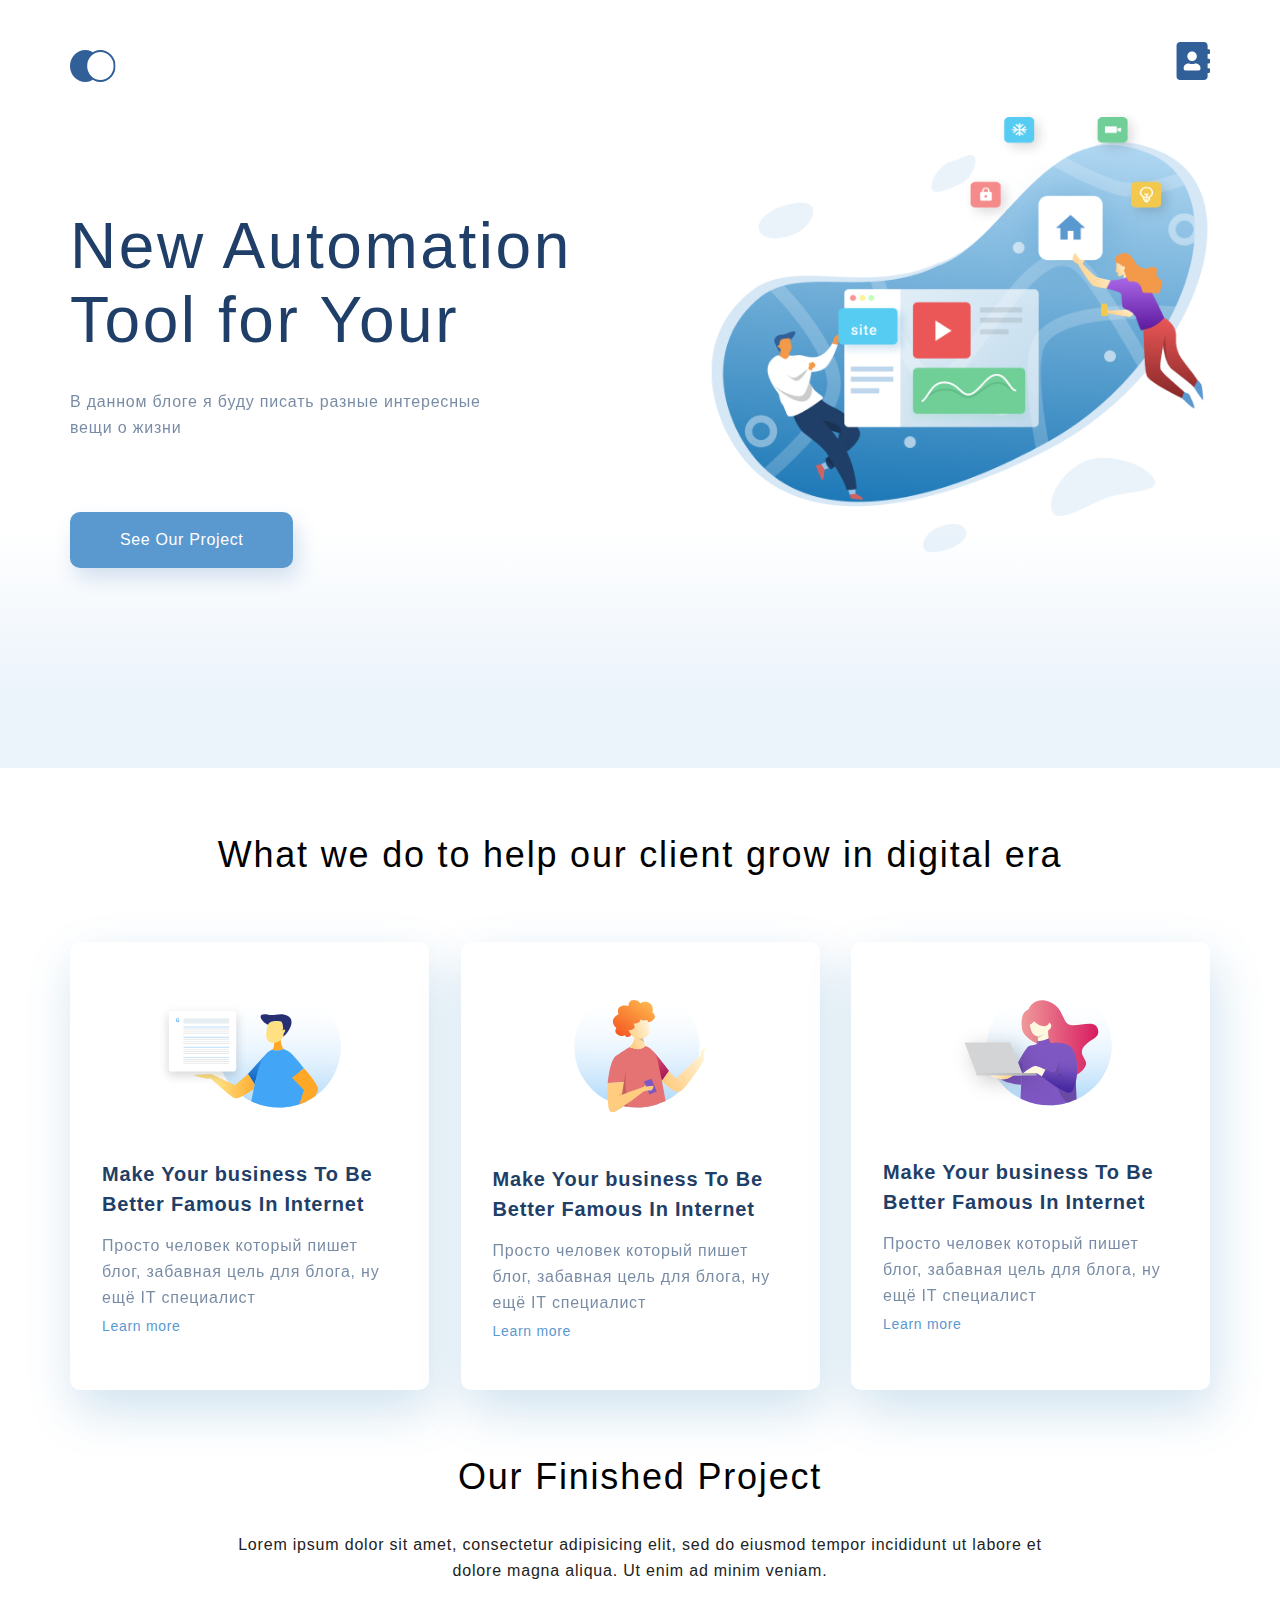
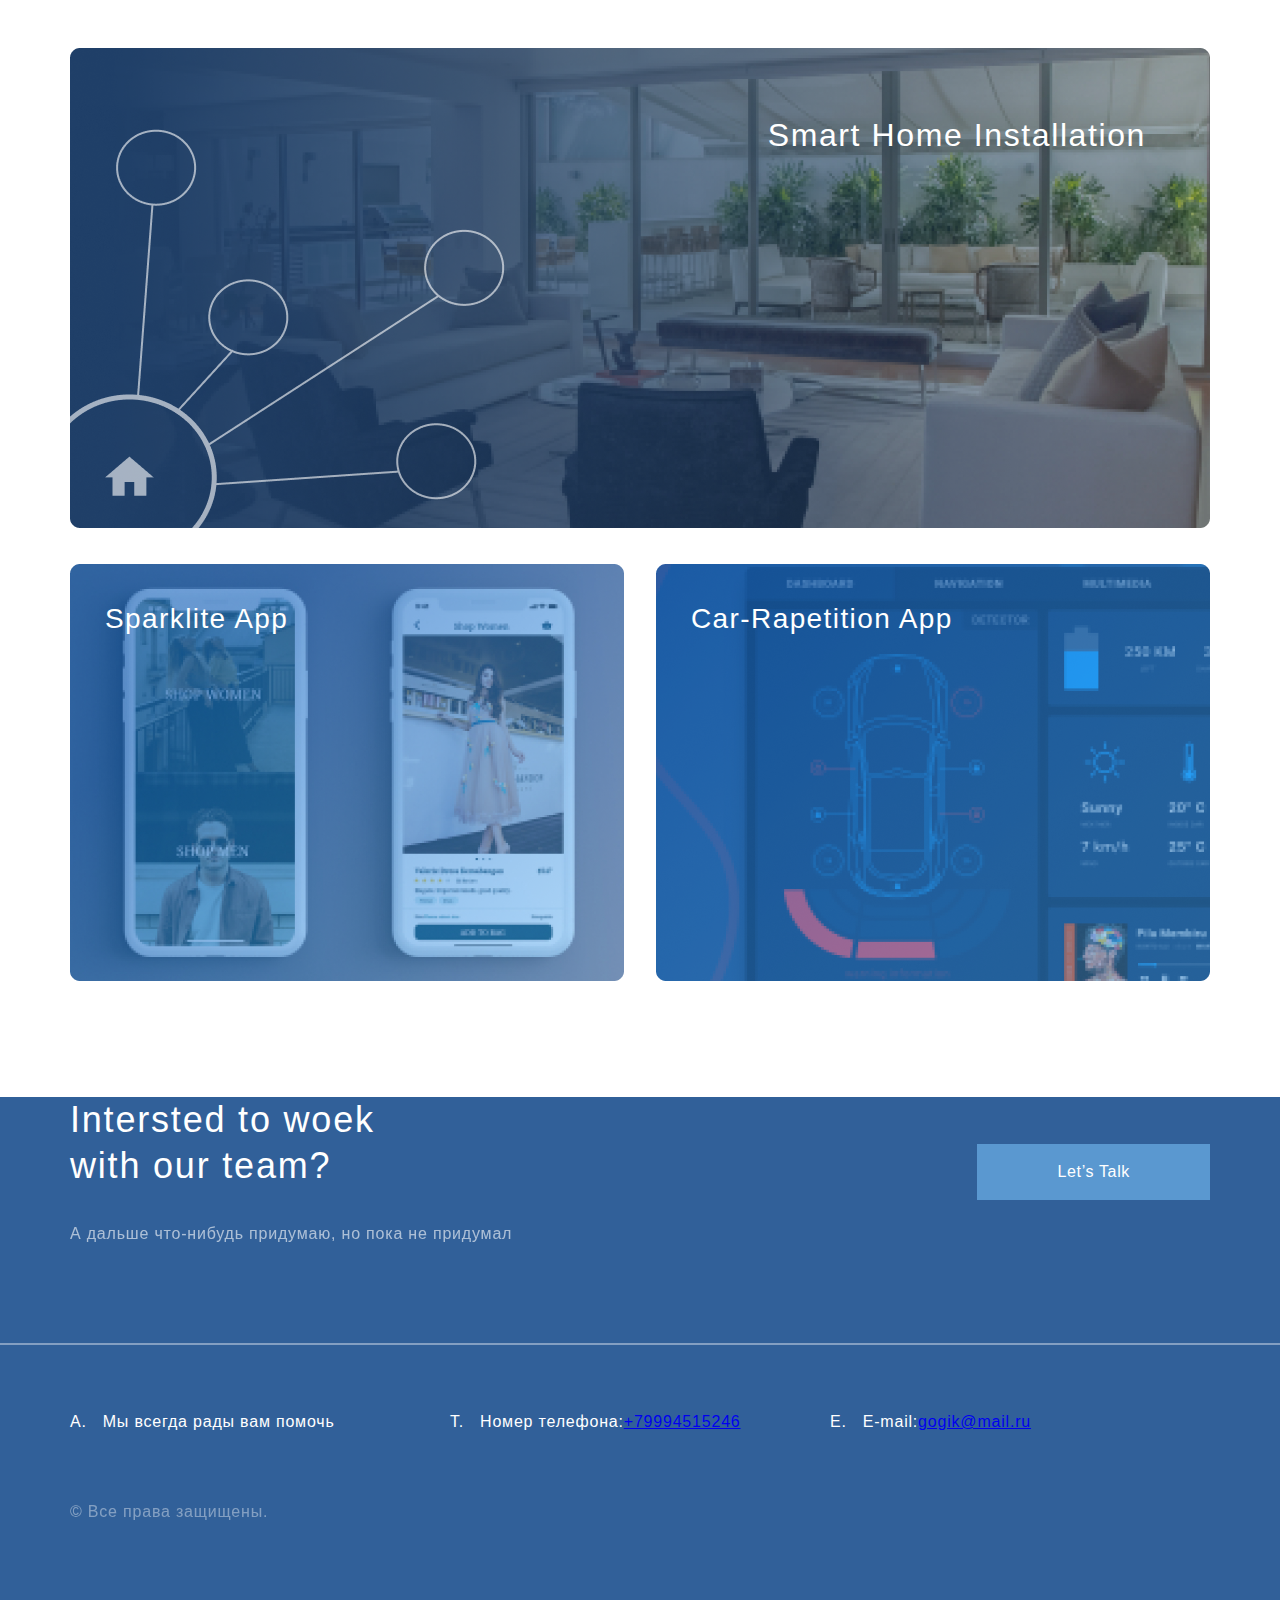
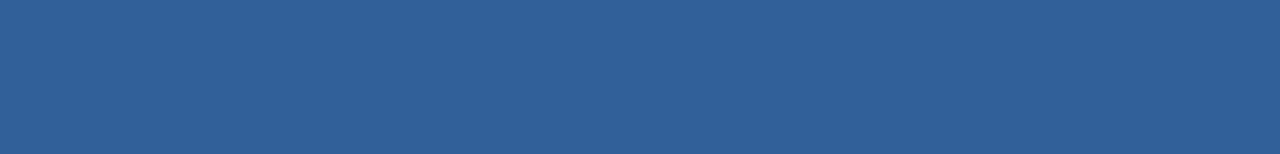
<file: index.html>
<!DOCTYPE html>
<html lang="en">

<head>
    <meta charset="UTF-8">
    <meta http-equiv="X-UA-Compatible" content="IE=edge">
    <meta name="viewport" content="width=device-width, initial-scale=1.0">
    <title>Document</title>
    <link rel="stylesheet" href="style.css">
</head>

<body>
    <div class="top">
        <div class="container top__box">
            <ul class="header">
                <li> <a href="index.html"><img src="img/logo.svg" alt="logo"></a> </li>
                <li> <a href="contacts.html"><img src="img/contacts.svg" alt="contacts"></a> </li>
            </ul>
            <div class="top__info">
                <h1 class="top__heading">New Automation
                    Tool for Your </h1>
                <p class="text top__text">В данном блоге я буду писать разные интересные вещи о жизни</p>
                <a href="#" class="top__button">See Our Project</a>
            </div>
        </div>
    </div>
    <div class="what-we-do container">
        <h3 class="heading">What we do to help our client grow in digital era</h3>
        <div class="card-box">
            <div class="card">
                <img class="card__img" src="img/card-1.svg" alt="card 1">
                <h4 class="heading-mini">Make Your business To Be
                    Better Famous In Internet</h4>
                <p class="text text__catalog">Просто человек который пишет блог, забавная цель для блога, ну ещё IT
                    специалист</p>
                <a class="card__link" href="#">Learn more</a>
            </div>
            <div class="card">
                <img class="card__img" src="img/card-2.svg" alt="card 2">
                <h4 class="heading-mini">Make Your business To Be
                    Better Famous In Internet</h4>
                <p class="text text__catalog">Просто человек который пишет блог, забавная цель для блога, ну ещё IT
                    специалист</p>
                <a class="card__link" href="#">Learn more</a>
            </div>
            <div class="card">
                <img class="card__img" src="img/card-3.svg" alt="card 3">
                <h4 class="heading-mini">Make Your business To Be
                    Better Famous In Internet</h4>
                <p class="text text__catalog">Просто человек который пишет блог, забавная цель для блога, ну ещё IT
                    специалист</p>
                <a class="card__link" href="#">Learn more</a>
            </div>
        </div>
    </div>
    <div class="project container">
        <h3 class="heading">Our Finished Project</h3>
        <p class="text text_project">Lorem ipsum dolor sit amet, consectetur adipisicing elit, sed do eiusmod tempor
            incididunt ut labore et dolore magna aliqua. Ut enim ad minim veniam.</p>
        <div class="project__item">
            <img class="project__img" src="img/project-1.png" alt="photo ">
            <p class="project__text">Smart Home Installation</p>
        </div>
        <div class="project__parent">
            <div class="project__item project__item_margin">
                <img class="project__img" src="img/project-2.png" alt="photo">
                <p class="project__text-left">Sparklite App</p>
            </div>
            <div class="project__item">
                <img class="project__img" src="img/project-3.png" alt="photo">
                <p class="project__text-right">Car-Rapetition App</p>
            </div>
        </div>
    </div>
    <div class="footer">
        <div class="container">
            <div class="footer__top">
                <div class="footer__text">
                    <h3 class="heading footer__heading">Intersted to woek
                        with our team?</h3>
                    <p class="text__footer">А дальше что-нибудь придумаю, но пока не придумал</p>
                </div>
                <a class="footer__button" href="#">Let’s Talk</a>
            </div>
        </div>
        <hr class="footer_line">
        <div class="container">
            <div class="footer__bottom">
                <ol class="footer__info">
                    <li class="text__footer_punkt">Мы всегда рады вам помочь</li>
                    <li class="text__footer_punkt">Номер телефона: <a href="tel:+79994515246">+79994515246</a></li>
                    <li class="text__footer_punkt">E-mail: <a href="mailto:gogik@mail.ru">gogik@mail.ru</a></li>
                </ol>
                <div class="footer__copy">
                    <p class="text_copy">&copy; Все права защищены.</p>
                </div>
            </div>
        </div>
    </div>


</body>

</html>
</file>
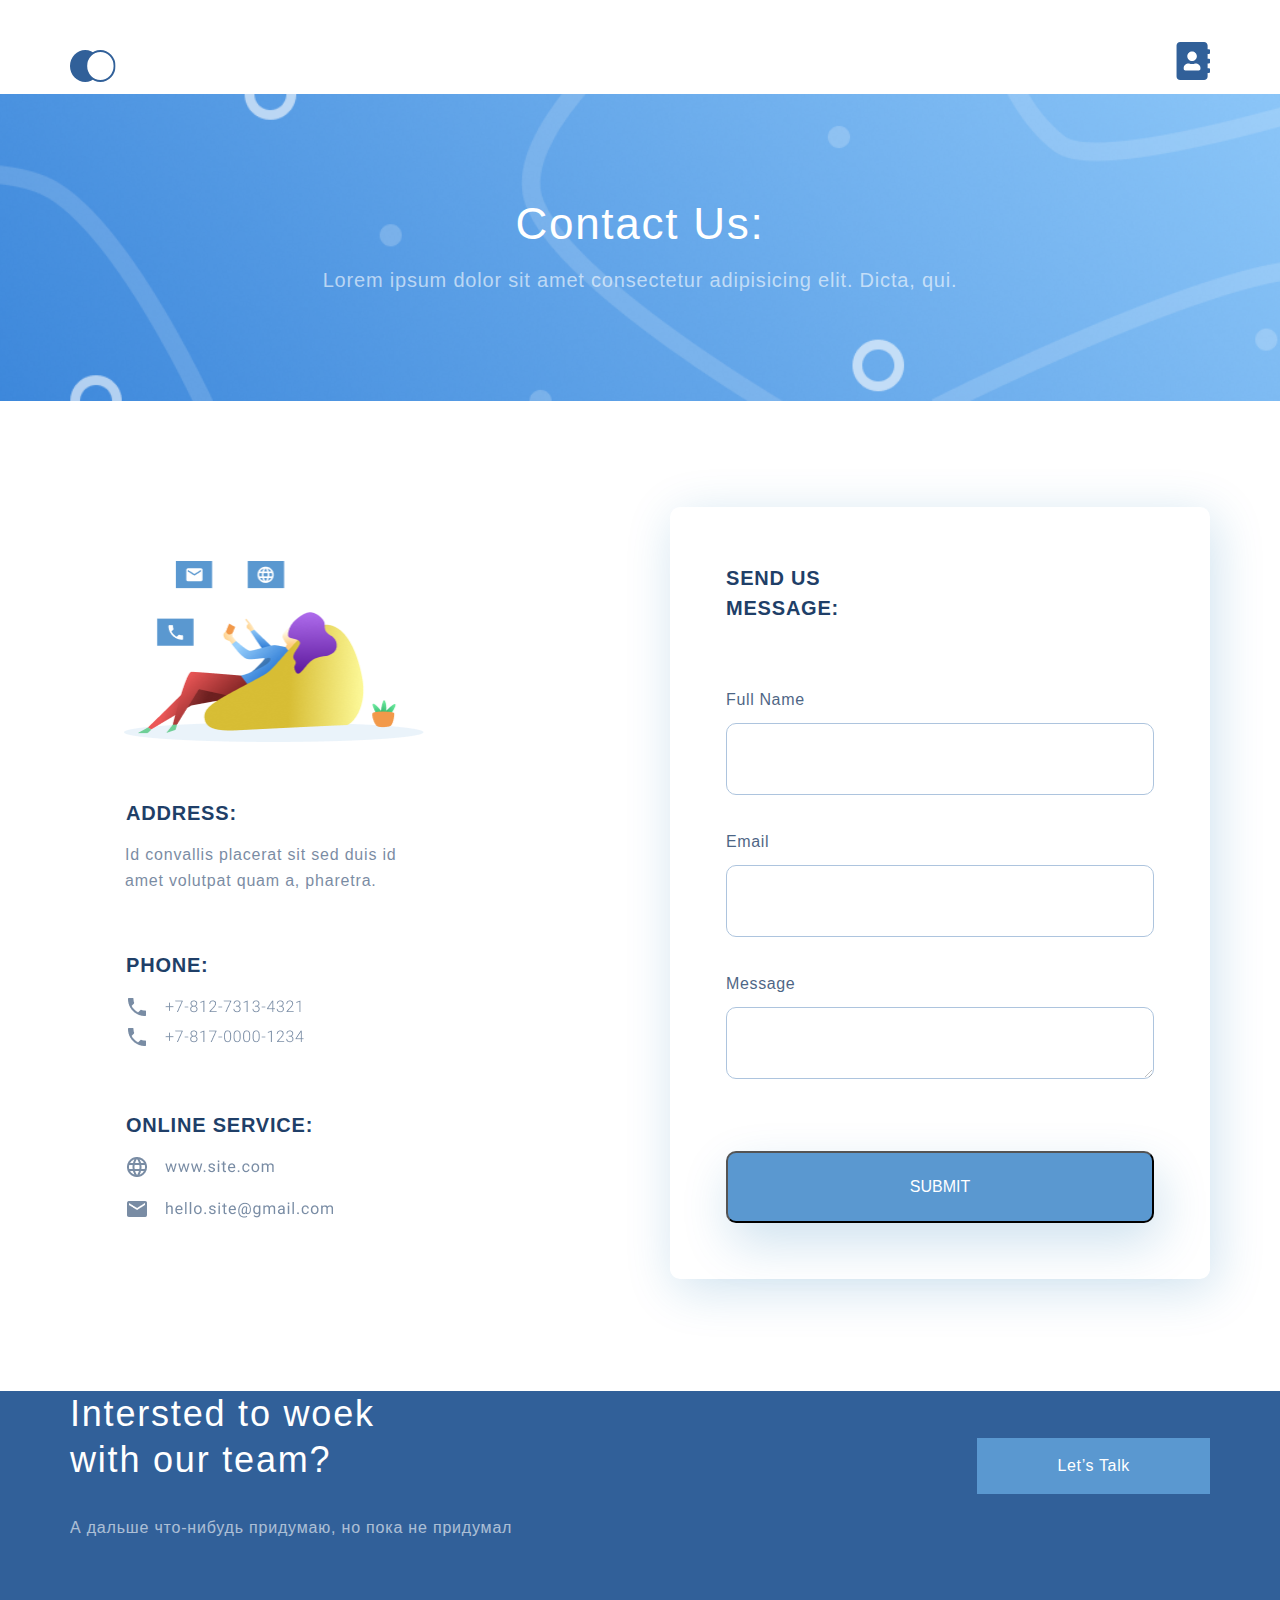
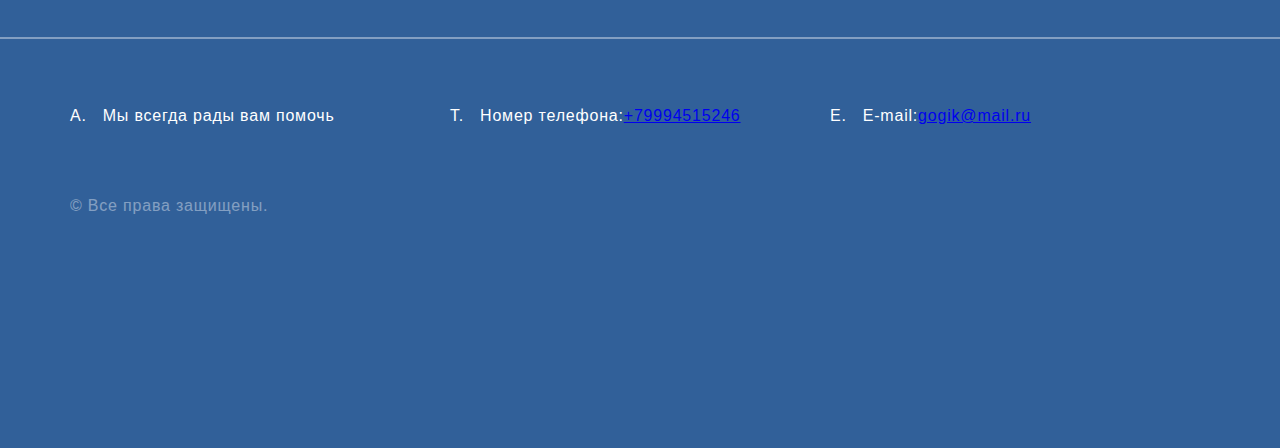
<file: contacts.html>
<!DOCTYPE html>
<html lang="en">

<head>
    <meta charset="UTF-8">
    <meta http-equiv="X-UA-Compatible" content="IE=edge">
    <meta name="viewport" content="width=device-width, initial-scale=1.0">
    <title>Document</title>
    <link rel="stylesheet" href="style.css">
</head>

<body>
    <div class="container">
        <ul class="header">
            <li> <a href="index.html"><img src="img/logo.svg" alt="logo"></a> </li>
            <li> <a href="contacts.html"><img src="img/contacts.svg" alt="contacts"></a> </li>
        </ul>
    </div>
    <div class="contacts-header">
        <div class="container">
            <h2 class="heading-contacts">Contact Us:</h2>
            <p class="text-heading">Lorem ipsum dolor sit amet consectetur adipisicing elit. Dicta, qui.</p>
        </div>
    </div>
    <form action="#" class="container main">
        <div class="contacts-info">
            <img class="img_cont" src="img/photo.png" alt="photo">
            <h4 class="contact-mini">Address:</h4>
            <p class="text text-inf">Id convallis placerat sit sed duis id amet volutpat quam a, pharetra.</p>
            <h4 class="contact-mini">Phone:</h4>
            <ul class="contacts_information">
                <li><img src="img/Number-1.png" alt="number"></li>
                <li><img src="img/Number-2.png" alt="number"></li>
            </ul>
            <h4 class="contact-mini">Online service:</h4>
            <ul class="contacts_information">
                <li><img src="img/service.png" alt="service"></li>
            </ul>
        </div>
        <div class="form">
            <form action="#">
                <h4 class="contact-mini">Send us message:</h4>
                <p class="input_name full-name">Full Name</p>
                <input class="input-text" type="text">
                <p class="input_name">Email</p>
                <input class="input-text" type="email">
                <p class="input_name">Message</p>
                <textarea class="input-text" cols="30" rows="5"></textarea>
                <button class="button-submit" type="submit">submit</button>
        </div>
    </form>
    </form>
    <div class="container">
        <script type="text/javascript" charset="utf-8" async
            src="https://api-maps.yandex.ru/services/constructor/1.0/js/?um=constructor%3A9dba043ed64a14326eb47294d26d72dd10914b74c289c2522b7c90a0406c9ee3&amp;width=100%&amp;height=400&amp;lang=ru_RU&amp;scroll=true"></script>
    </div>
    <div class="footer">
        <div class="container">
            <div class="footer__top">
                <div class="footer__text">
                    <h3 class="heading footer__heading">Intersted to woek
                        with our team?</h3>
                    <p class="text__footer">А дальше что-нибудь придумаю, но пока не придумал</p>
                </div>
                <a class="footer__button" href="#">Let’s Talk</a>
            </div>
        </div>
        <hr class="footer_line">
        <div class="container">
            <div class="footer__bottom">
                <ol class="footer__info">
                    <li class="text__footer_punkt">Мы всегда рады вам помочь</li>
                    <li class="text__footer_punkt">Номер телефона: <a href="tel:+79994515246">+79994515246</a></li>
                    <li class="text__footer_punkt">E-mail: <a href="mailto:gogik@mail.ru">gogik@mail.ru</a></li>
                </ol>
                <div class="footer__copy">
                    <p class="text_copy">&copy; Все права защищены.</p>
                </div>
            </div>
        </div>
    </div>


</body>

</html>
</file>
<file: style.css>
@charset "UTF-8";
* {
  margin: 0;
  padding: 0;
}

/* Стиль для тела сайта */
body {
  font-family: sans-serif;
}

.container {
  max-width: 1140px;
  margin: 0 auto;
}

.contacts-header {
  background-image: url(img/contact_us.png);
  background-position: center;
  background-repeat: no-repeat;
  background-size: cover;
}

.top {
  min-height: 768px;
  background: -webkit-gradient(linear, left bottom, left top, color-stop(8.84%, #EBF3FB), color-stop(31.12%, rgba(152, 195, 232, 0)));
  background: linear-gradient(0deg, #EBF3FB 8.84%, rgba(152, 195, 232, 0) 31.12%);
}

.header {
  display: -webkit-box;
  display: -ms-flexbox;
  display: flex;
  -webkit-box-pack: justify;
      -ms-flex-pack: justify;
          justify-content: space-between;
  list-style-type: none;
  padding-top: 42px;
}

.top__box {
  display: -webkit-box;
  display: -ms-flexbox;
  display: flex;
  -webkit-box-orient: vertical;
  -webkit-box-direction: normal;
      -ms-flex-direction: column;
          flex-direction: column;
  height: 100%;
}

.top__info {
  padding-top: 115px;
  -webkit-box-flex: 1;
      -ms-flex-positive: 1;
          flex-grow: 1;
  background-image: url(img/top_back.png);
  background-repeat: no-repeat;
  background-position: right center;
  background-size: 44%;
}

.top__button {
  font-size: 16px;
  line-height: 26px;
  text-align: center;
  letter-spacing: 0.04em;
  color: #FFFFFF;
  background: #5a98d0;
  -webkit-box-shadow: 5px 10px 20px rgba(53, 110, 173, 0.2);
          box-shadow: 5px 10px 20px rgba(53, 110, 173, 0.2);
  border-radius: 10px;
  padding: 15px 50px;
  text-decoration: none;
  display: inline-block;
  margin-top: 71px;
}

/* Класс для редактора заголовка H1 */
.top__heading {
  width: 510px;
  font-size: 64px;
  font-weight: 300;
  line-height: 74px;
  letter-spacing: 0.04em;
  margin-bottom: 32px;
}

.top__text {
  width: 425px;
}

/* Класс для редактора заголовка H2 */
.heading-contacts {
  font-weight: 500;
  font-size: 44px;
  text-align: center;
  letter-spacing: 0.04em;
  padding-bottom: 16px;
  padding-top: 105px;
  color: #FFFFFF;
}

.text-heading {
  font-size: 20px;
  line-height: 30px;
  text-align: center;
  letter-spacing: 0.04em;
  color: rgba(255, 255, 255, 0.6);
  padding-bottom: 106px;
  font-size: 20px;
}

.what-we-do {
  padding-top: 64px;
}

/* Класс для редактора заголовка H3 */
.heading {
  font-size: 36px;
  text-align: center;
  font-weight: 300;
  line-height: 46px;
  letter-spacing: 0.05em;
}

/* Класс для редактора заголовка H4 */
.heading-mini {
  font-size: 20px;
  line-height: 30px;
  margin-bottom: 14px;
  letter-spacing: 0.04em;
  color: #1F3F68;
}

.contact-mini {
  font-size: 20px;
  line-height: 30px;
  letter-spacing: 0.04em;
  margin-top: 56px;
  margin-left: 56px;
  margin-bottom: 14px;
  padding-right: 307px;
  text-transform: uppercase;
  color: #1F3F68;
}

.img_cont {
  padding-left: 54px;
  width: 300.31px;
  height: 181px;
}

.text-inf {
  padding-right: 245.69px;
  padding-left: 55px;
}

.card-box {
  display: -webkit-box;
  display: -ms-flexbox;
  display: flex;
  -webkit-box-pack: justify;
      -ms-flex-pack: justify;
          justify-content: space-between;
  padding-top: 64px;
  padding-bottom: 64px;
}

.card {
  width: 359px;
  padding: 44px 32px;
  -webkit-box-sizing: border-box;
          box-sizing: border-box;
  -webkit-box-shadow: 5px 20px 50px rgba(16, 112, 177, 0.2);
          box-shadow: 5px 20px 50px rgba(16, 112, 177, 0.2);
  border-radius: 10px;
  background: #FFFFFF;
  display: -webkit-box;
  display: -ms-flexbox;
  display: flex;
  -webkit-box-orient: vertical;
  -webkit-box-direction: normal;
      -ms-flex-direction: column;
          flex-direction: column;
}

.card__img {
  -ms-flex-item-align: center;
      -ms-grid-row-align: center;
      align-self: center;
  margin-bottom: 51px;
}

.card__link {
  font-size: 14px;
  line-height: 30px;
  letter-spacing: 0.05em;
  color: #5A98D0;
  text-decoration: none;
}

.main {
  display: -webkit-box;
  display: -ms-flexbox;
  display: flex;
  -webkit-box-pack: justify;
      -ms-flex-pack: justify;
          justify-content: space-between;
  margin-bottom: 96px;
  margin-top: 106px;
}

.project__img {
  width: 100%;
}

.project__parent {
  display: -webkit-box;
  display: -ms-flexbox;
  display: flex;
  -webkit-box-pack: justify;
      -ms-flex-pack: justify;
          justify-content: space-between;
  margin-top: 32px;
  margin-bottom: 112px;
}

.project__item {
  position: relative;
  -webkit-box-flex: 1;
      -ms-flex-positive: 1;
          flex-grow: 1;
}

.project__item_margin {
  margin-right: 32px;
}

.project__text {
  font-size: 32px;
  line-height: 46px;
  text-align: right;
  letter-spacing: 0.05em;
  position: absolute;
  top: 64px;
  right: 64px;
  color: #FFFFFF;
}

.project__text-left {
  font-size: 28px;
  line-height: 46px;
  text-align: right;
  letter-spacing: 0.05em;
  position: absolute;
  top: 32px;
  margin-left: 35px;
  color: #FFFFFF;
}

.project__text-right {
  font-size: 28px;
  line-height: 46px;
  text-align: right;
  letter-spacing: 0.05em;
  position: absolute;
  top: 32px;
  margin-left: 35px;
  color: #FFFFFF;
}

.footer {
  height: 657px;
  background: #316099;
  margin-top: 112px;
}

.footer__top {
  padding-bottom: 96px;
  display: -webkit-box;
  display: -ms-flexbox;
  display: flex;
  -webkit-box-pack: justify;
      -ms-flex-pack: justify;
          justify-content: space-between;
  -webkit-box-align: center;
      -ms-flex-align: center;
          align-items: center;
  -ms-flex-wrap: wrap;
      flex-wrap: wrap;
}

.footer__text {
  width: 495px;
}

.footer__button {
  font-size: 16px;
  line-height: 26px;
  letter-spacing: 0.04em;
  text-align: center;
  text-decoration: none;
  color: #FFFFFF;
  padding: 15px 80px;
  background: #5A98D0;
}

.text__footer {
  font-size: 16px;
  line-height: 26px;
  letter-spacing: 0.05em;
  color: #FFFFFF;
  opacity: 0.6;
}

.footer_line {
  opacity: 0.4;
  border: 1px solid #FFFFFF;
}

.footer__info {
  display: -webkit-box;
  display: -ms-flexbox;
  display: flex;
  -webkit-box-pack: justify;
      -ms-flex-pack: justify;
          justify-content: space-between;
  margin-top: 64px;
}

.text__footer_punkt {
  font-size: 16px;
  line-height: 26px;
  letter-spacing: 0.05em;
  color: #FFFFFF;
  -webkit-box-flex: 1;
      -ms-flex-positive: 1;
          flex-grow: 1;
  -ms-flex-preferred-size: 33.3333%;
      flex-basis: 33.3333%;
  list-style-type: none;
  display: -webkit-box;
  display: -ms-flexbox;
  display: flex;
  margin-right: 32px;
}

.text__footer_punkt:first-child::before {
  content: 'A. ';
  display: block;
  margin-right: 16px;
}

.text__footer_punkt:nth-child(2)::before {
  content: 'T. ';
  display: block;
  margin-right: 16px;
}

.text__footer_punkt:last-child::before {
  content: 'E. ';
  display: block;
  margin-right: 16px;
}

.footer__copy {
  margin-top: 64px;
}

.text_copy {
  font-size: 16px;
  line-height: 26px;
  letter-spacing: 0.05em;
  color: #FFFFFF;
  opacity: 0.4;
}

/* Классы в которых используется часто параметр color */
.text,
.top__heading,
.heading-mini {
  color: #1F3F68;
}

.contacts-info {
  display: -webkit-box;
  display: -ms-flexbox;
  display: flex;
  -webkit-box-pack: center;
      -ms-flex-pack: center;
          justify-content: center;
  -webkit-box-orient: vertical;
  -webkit-box-direction: normal;
      -ms-flex-direction: column;
          flex-direction: column;
}

.contacts_information {
  display: -webkit-box;
  display: -ms-flexbox;
  display: flex;
  -webkit-box-pack: center;
      -ms-flex-pack: center;
          justify-content: center;
  -webkit-box-orient: vertical;
  -webkit-box-direction: normal;
      -ms-flex-direction: column;
          flex-direction: column;
  list-style-type: none;
  padding-left: 55px;
}

.form {
  display: -webkit-box;
  display: -ms-flexbox;
  display: flex;
  -webkit-box-orient: vertical;
  -webkit-box-direction: normal;
      -ms-flex-direction: column;
          flex-direction: column;
  background: #FFFFFF;
  -webkit-box-shadow: 5px 10px 50px rgba(16, 112, 177, 0.2);
          box-shadow: 5px 10px 50px rgba(16, 112, 177, 0.2);
  border-radius: 10px;
}

.input_name {
  margin-left: 56px;
  margin-top: 32px;
  margin-bottom: 8px;
  font-size: 16px;
  line-height: 30px;
  letter-spacing: 0.04em;
  color: #1F3F68;
  opacity: 0.8;
}

.full-name {
  margin-top: 48px;
}

/* Класс для редактора параграфов */
.text {
  font-size: 16px;
  line-height: 26px;
  letter-spacing: 0.05em;
  opacity: 0.6;
}

.text_project {
  width: 75%;
  margin: 32px auto 64px;
  color: #222222;
  opacity: 1;
  text-align: center;
}

/* Класс для редактора заголовка в подвале */
.footer__heading {
  width: 340px;
  text-align: left;
  color: #FFFFFF;
  margin-bottom: 32px;
}

/* Класс для редактора заголовка полей вводов */
.input-text {
  border: 1px solid #356EAD;
  -webkit-box-sizing: border-box;
          box-sizing: border-box;
  border-radius: 10px;
  opacity: 0.4;
  margin-left: 56px;
  margin-right: 56px;
  width: 428px;
  height: 72px;
}

/* Класс для редактора кнопки отправки */
.button-submit {
  background: #5A98D0;
  -webkit-box-shadow: 5px 20px 50px rgba(16, 112, 177, 0.2);
          box-shadow: 5px 20px 50px rgba(16, 112, 177, 0.2);
  border-radius: 10px;
  font-weight: 500;
  font-size: 16px;
  line-height: 26px;
  text-align: center;
  color: #FFFFFF;
  text-transform: uppercase;
  width: 428px;
  height: 72px;
  margin-left: 56px;
  margin-top: 72px;
  margin-bottom: 56px;
}

@media (max-width: 1024px) {
  .container {
    padding-left: 32px;
    padding-right: 32px;
  }
  .main {
    display: -webkit-box;
    display: -ms-flexbox;
    display: flex;
    -webkit-box-orient: vertical;
    -webkit-box-direction: normal;
        -ms-flex-direction: column;
            flex-direction: column;
    -webkit-box-align: center;
        -ms-flex-align: center;
            align-items: center;
    -webkit-box-sizing: border-box;
            box-sizing: border-box;
  }
  .top__info {
    background-position: right 280px;
    padding-bottom: 240px;
  }
  .card-box {
    -webkit-box-orient: vertical;
    -webkit-box-direction: normal;
        -ms-flex-direction: column;
            flex-direction: column;
    -webkit-box-align: center;
        -ms-flex-align: center;
            align-items: center;
  }
  .card {
    margin-bottom: 32px;
  }
  .contacts-header {
    padding-left: 32px;
    padding-right: 32px;
  }
  .project__parent {
    margin-bottom: 109px;
  }
  .footer {
    padding-top: 48px;
  }
  .footer__button {
    padding: 4px 31px;
  }
  .footer__info {
    -webkit-box-orient: vertical;
    -webkit-box-direction: normal;
        -ms-flex-direction: column;
            flex-direction: column;
  }
  .text__footer_punkt {
    margin-bottom: 24px;
  }
  .form {
    margin-top: 64px;
  }
}

@media (max-width: 667px) {
  .header {
    padding-top: 24px;
  }
  .top {
    min-height: 376px;
    padding-bottom: 41px;
    -webkit-box-sizing: border-box;
            box-sizing: border-box;
  }
  .top__info {
    padding-top: 36px;
    display: -webkit-box;
    display: -ms-flexbox;
    display: flex;
    -webkit-box-orient: vertical;
    -webkit-box-direction: normal;
        -ms-flex-direction: column;
            flex-direction: column;
    -webkit-box-align: center;
        -ms-flex-align: center;
            align-items: center;
    background-image: none;
  }
  .top__heading {
    width: 100%;
    font-size: 32px;
    line-height: 37px;
    margin-bottom: 12px;
    text-align: center;
  }
  .top__text {
    width: 100%;
    text-align: center;
  }
  .top__button {
    font-size: 12px;
    line-height: 26px;
    padding: 0 8px;
  }
  .header {
    font-size: 24px;
    line-height: 28px;
  }
  .what-we-do {
    padding-top: 48px;
  }
  .card-box {
    padding-top: 32px;
  }
  .card {
    width: 100%;
  }
  .text_project {
    width: 100%;
  }
  .project__text {
    font-size: 16px;
    line-height: 19px;
    top: 16px;
    right: 16px;
  }
  .project__text-left {
    font-size: 16px;
    line-height: 19px;
    text-align: right;
    letter-spacing: 0.05em;
    position: absolute;
    top: 26px;
    margin-left: 16px;
    color: #FFFFFF;
  }
  .project__text-right {
    font-size: 16px;
    line-height: 19px;
    text-align: left;
    letter-spacing: 0.05em;
    position: absolute;
    top: 26px;
    margin-left: 16px;
    color: #FFFFFF;
  }
  .project__parent {
    -webkit-box-orient: vertical;
    -webkit-box-direction: normal;
        -ms-flex-direction: column;
            flex-direction: column;
    margin-top: 16px;
  }
  .project__item_margin {
    margin-right: 0;
    margin-bottom: 16px;
  }
  .footer {
    padding-top: 18px;
    padding-bottom: 32px;
  }
  .footer__top {
    -webkit-box-orient: vertical;
    -webkit-box-direction: normal;
        -ms-flex-direction: column;
            flex-direction: column;
    padding-bottom: 41px;
  }
  .footer__text {
    width: 100%;
  }
  .footer__heading {
    width: 75%;
    margin: 0 auto 32px;
    text-align: center;
  }
  .footer__copy {
    margin-top: 32px;
  }
  .text__footer {
    text-align: center;
    margin-bottom: 40px;
  }
  .text__footer_punkt {
    margin-bottom: 18px;
  }
  .heading {
    font-size: 24px;
    line-height: 28px;
  }
  .main {
    display: -webkit-box;
    display: -ms-flexbox;
    display: flex;
    -webkit-box-orient: vertical;
    -webkit-box-direction: normal;
        -ms-flex-direction: column;
            flex-direction: column;
    -webkit-box-align: center;
        -ms-flex-align: center;
            align-items: center;
    -webkit-box-sizing: border-box;
            box-sizing: border-box;
  }
  .contacts-header {
    display: -webkit-box;
    display: -ms-flexbox;
    display: flex;
    -webkit-box-orient: vertical;
    -webkit-box-direction: normal;
        -ms-flex-direction: column;
            flex-direction: column;
    -webkit-box-align: center;
        -ms-flex-align: center;
            align-items: center;
    -webkit-box-sizing: border-box;
            box-sizing: border-box;
  }
  .contacts-info {
    display: -webkit-box;
    display: -ms-flexbox;
    display: flex;
    -webkit-box-pack: center;
        -ms-flex-pack: center;
            justify-content: center;
    -webkit-box-orient: vertical;
    -webkit-box-direction: normal;
        -ms-flex-direction: column;
            flex-direction: column;
  }
  .form {
    display: -webkit-box;
    display: -ms-flexbox;
    display: flex;
    -webkit-box-orient: vertical;
    -webkit-box-direction: normal;
        -ms-flex-direction: column;
            flex-direction: column;
    -webkit-box-align: center;
        -ms-flex-align: center;
            align-items: center;
    background: #FFFFFF;
    -webkit-box-shadow: 5px 10px 50px rgba(16, 112, 177, 0.2);
            box-shadow: 5px 10px 50px rgba(16, 112, 177, 0.2);
    border-radius: 10px;
  }
  .heading-contacts {
    font-weight: 500;
    text-align: center;
    letter-spacing: 0.04em;
    padding-bottom: 16px;
    padding-top: 105px;
    color: #FFFFFF;
    font-size: 24px;
    line-height: 28px;
    letter-spacing: 0.04em;
    color: #FFFFFF;
  }
  .text-heading {
    letter-spacing: 0.04em;
    padding-bottom: 106px;
    font-size: 16px;
    line-height: 30px;
    text-align: center;
    color: rgba(255, 255, 255, 0.6);
  }
  .contact-mini {
    margin-top: 56px;
    margin-bottom: 14px;
    text-transform: uppercase;
    color: #1F3F68;
    font-size: 16px;
    line-height: 30px;
    letter-spacing: 0.04em;
    color: #1F3F68;
  }
  .input-text {
    border: 1px solid #356EAD;
    -webkit-box-sizing: border-box;
            box-sizing: border-box;
    border-radius: 10px;
    opacity: 0.4;
    margin-left: 35.54px;
    margin-right: 35.54px;
    width: 271.6px;
    height: 46.26px;
  }
  .button-submit {
    background: #5A98D0;
    -webkit-box-shadow: 5px 20px 50px rgba(16, 112, 177, 0.2);
            box-shadow: 5px 20px 50px rgba(16, 112, 177, 0.2);
    border-radius: 10px;
    font-weight: 500;
    font-size: 16px;
    line-height: 26px;
    text-align: center;
    color: #FFFFFF;
    text-transform: uppercase;
    width: 271.6px;
    height: 46.26px;
    margin-top: 46.26px;
    margin-bottom: 35.98px;
    margin-left: 35.54px;
    margin-right: 35.54px;
  }
}
/*# sourceMappingURL=style.css.map */
</file>
